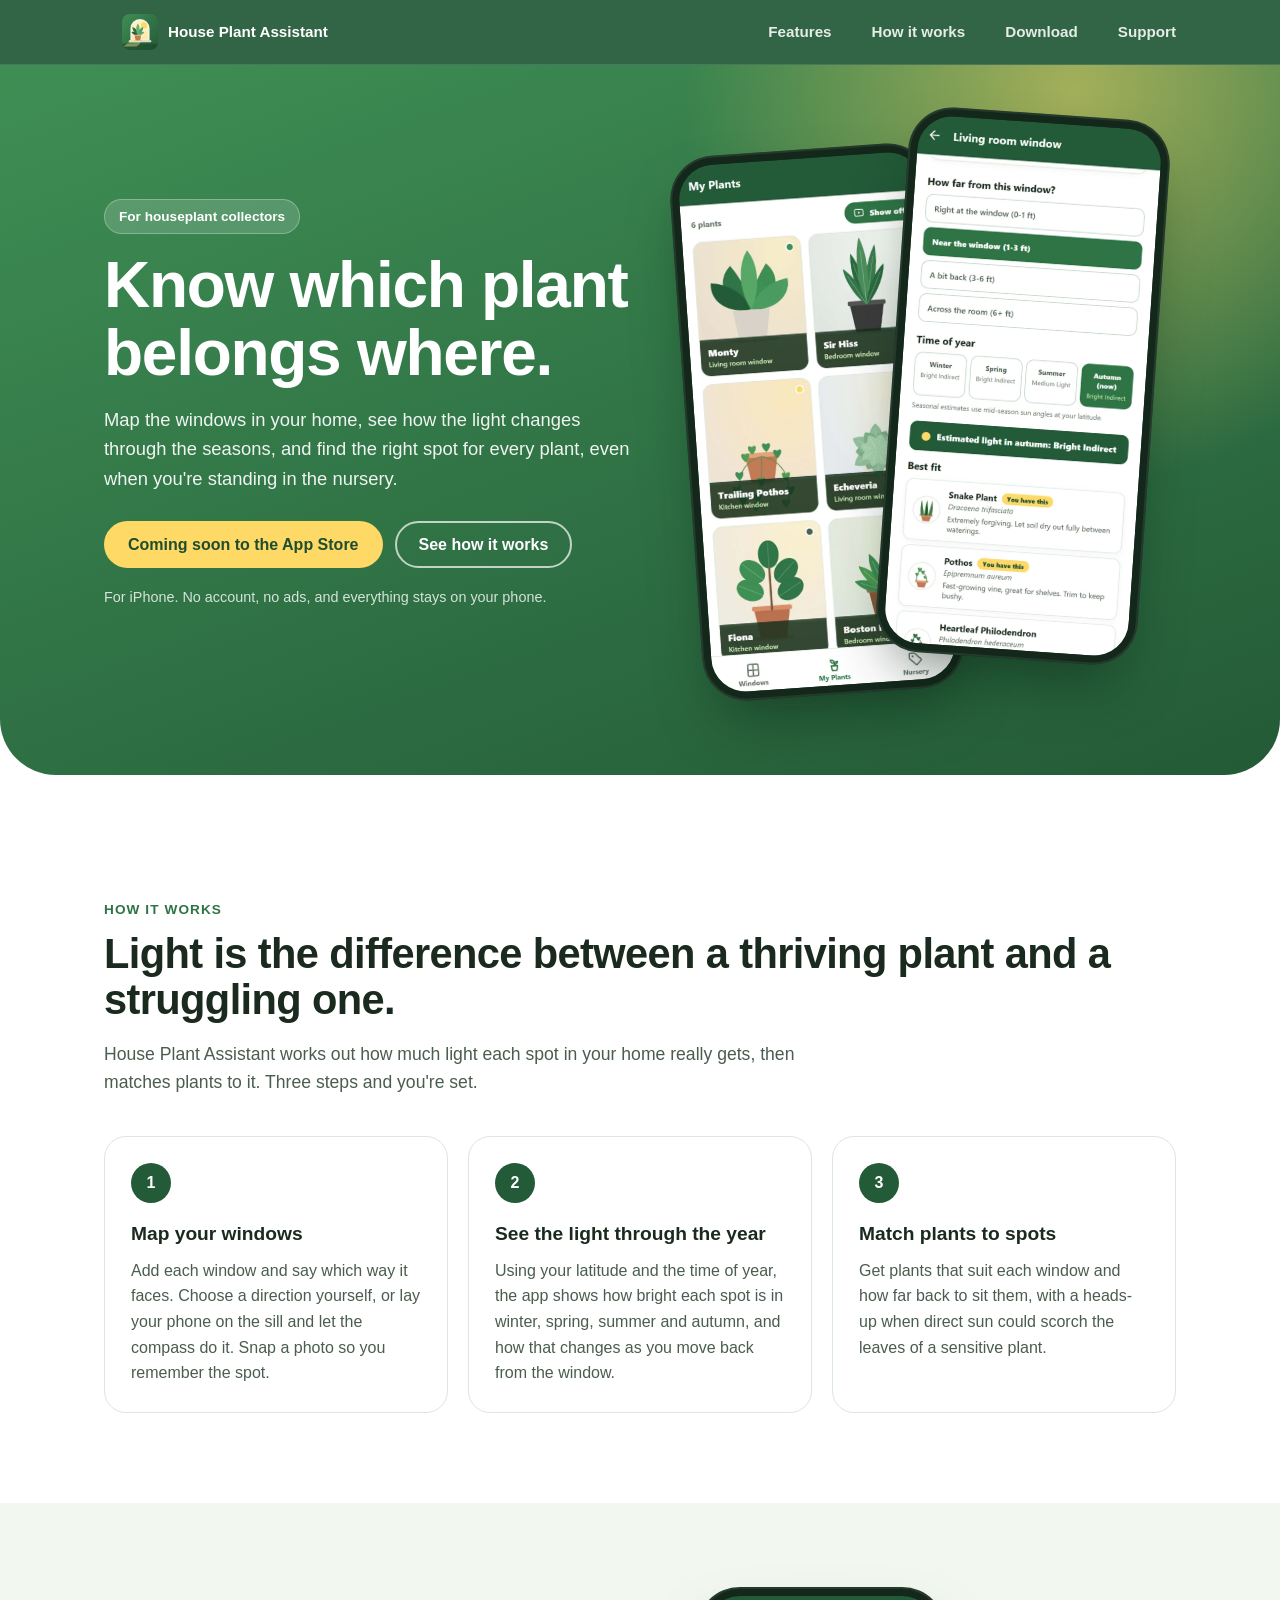
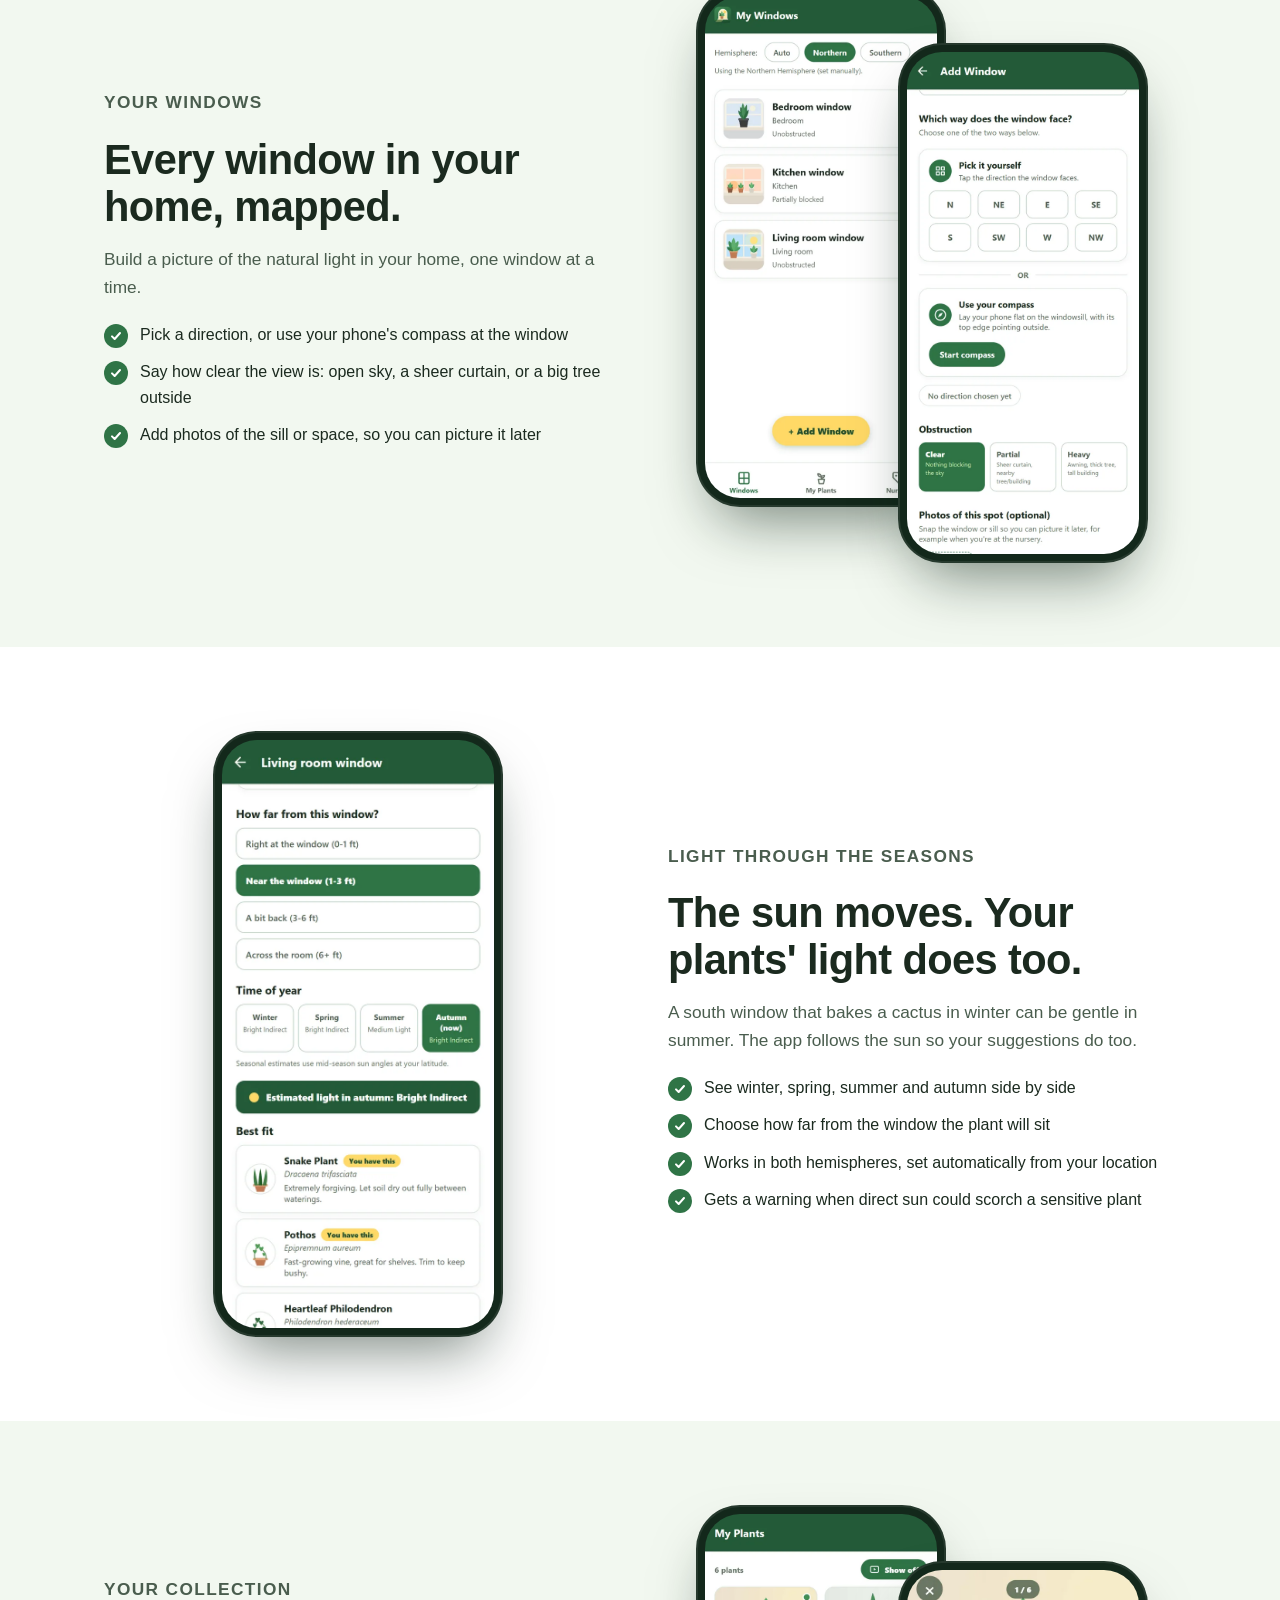
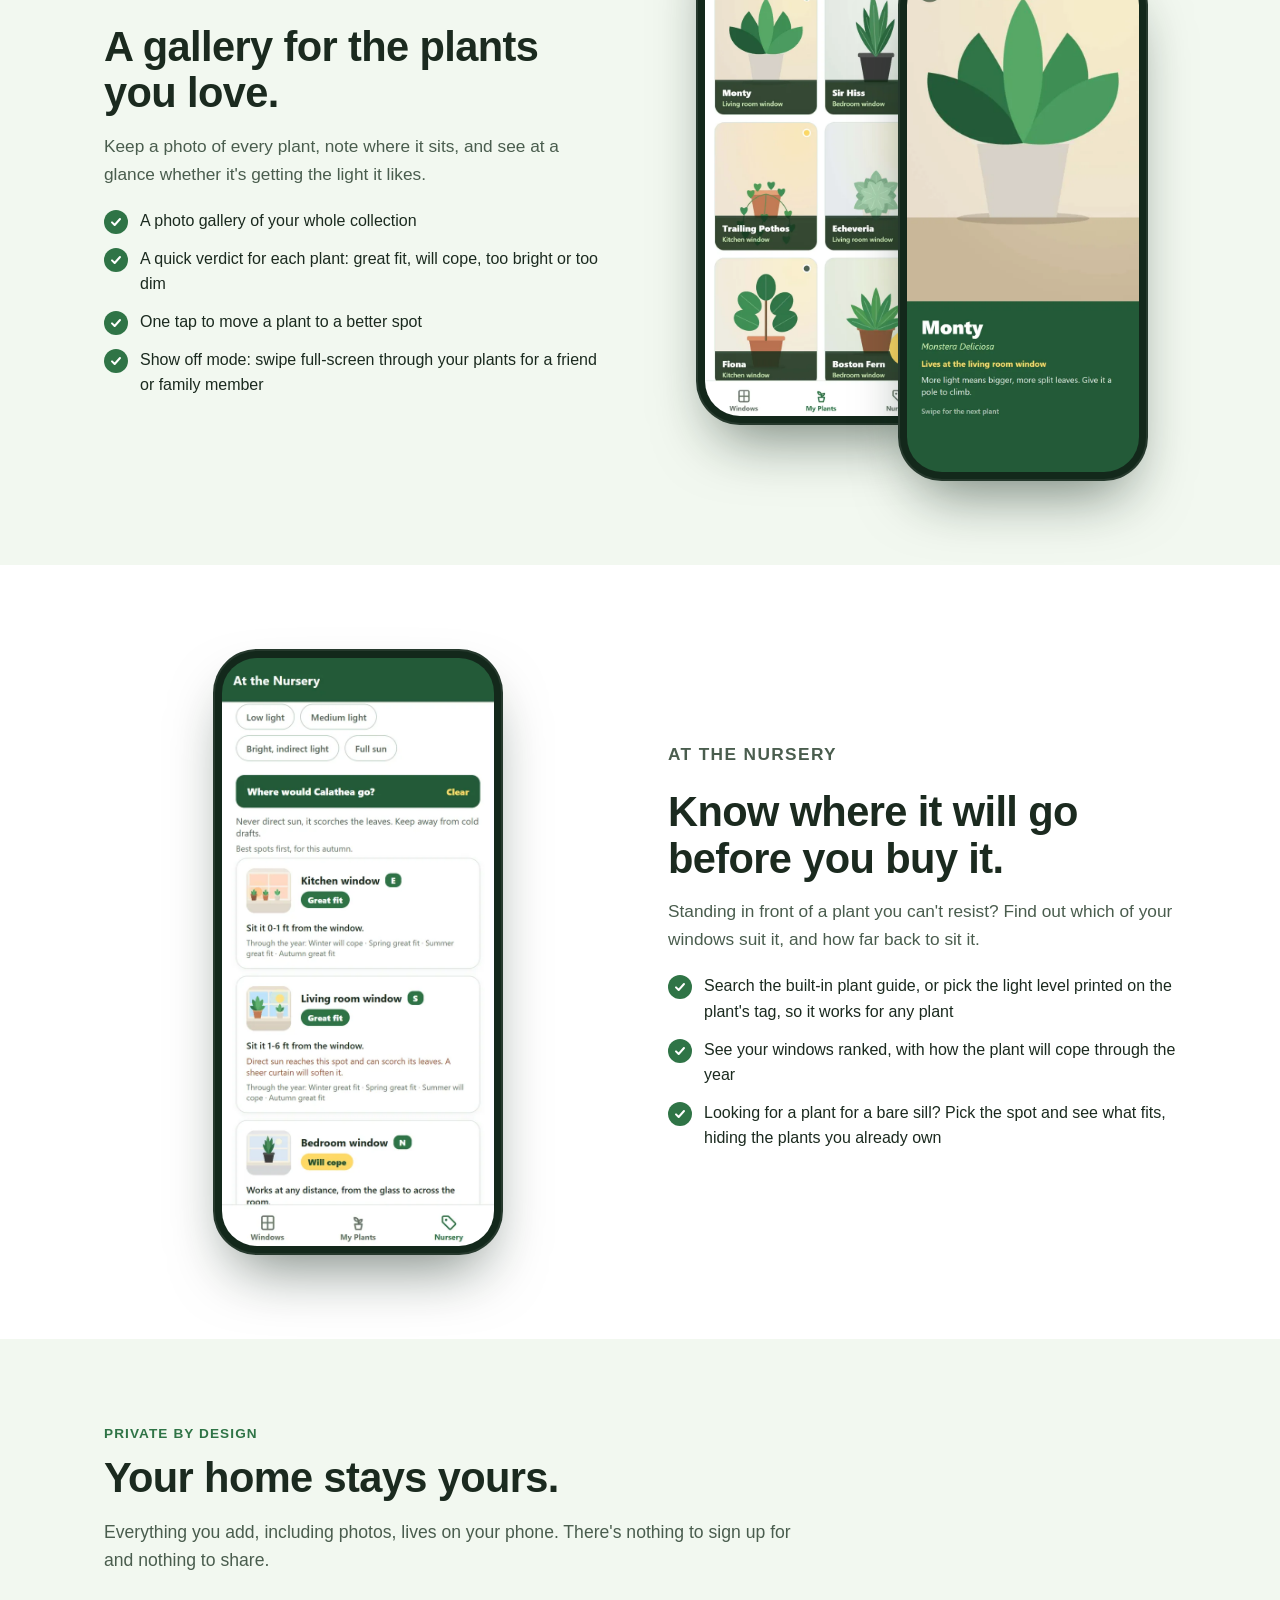
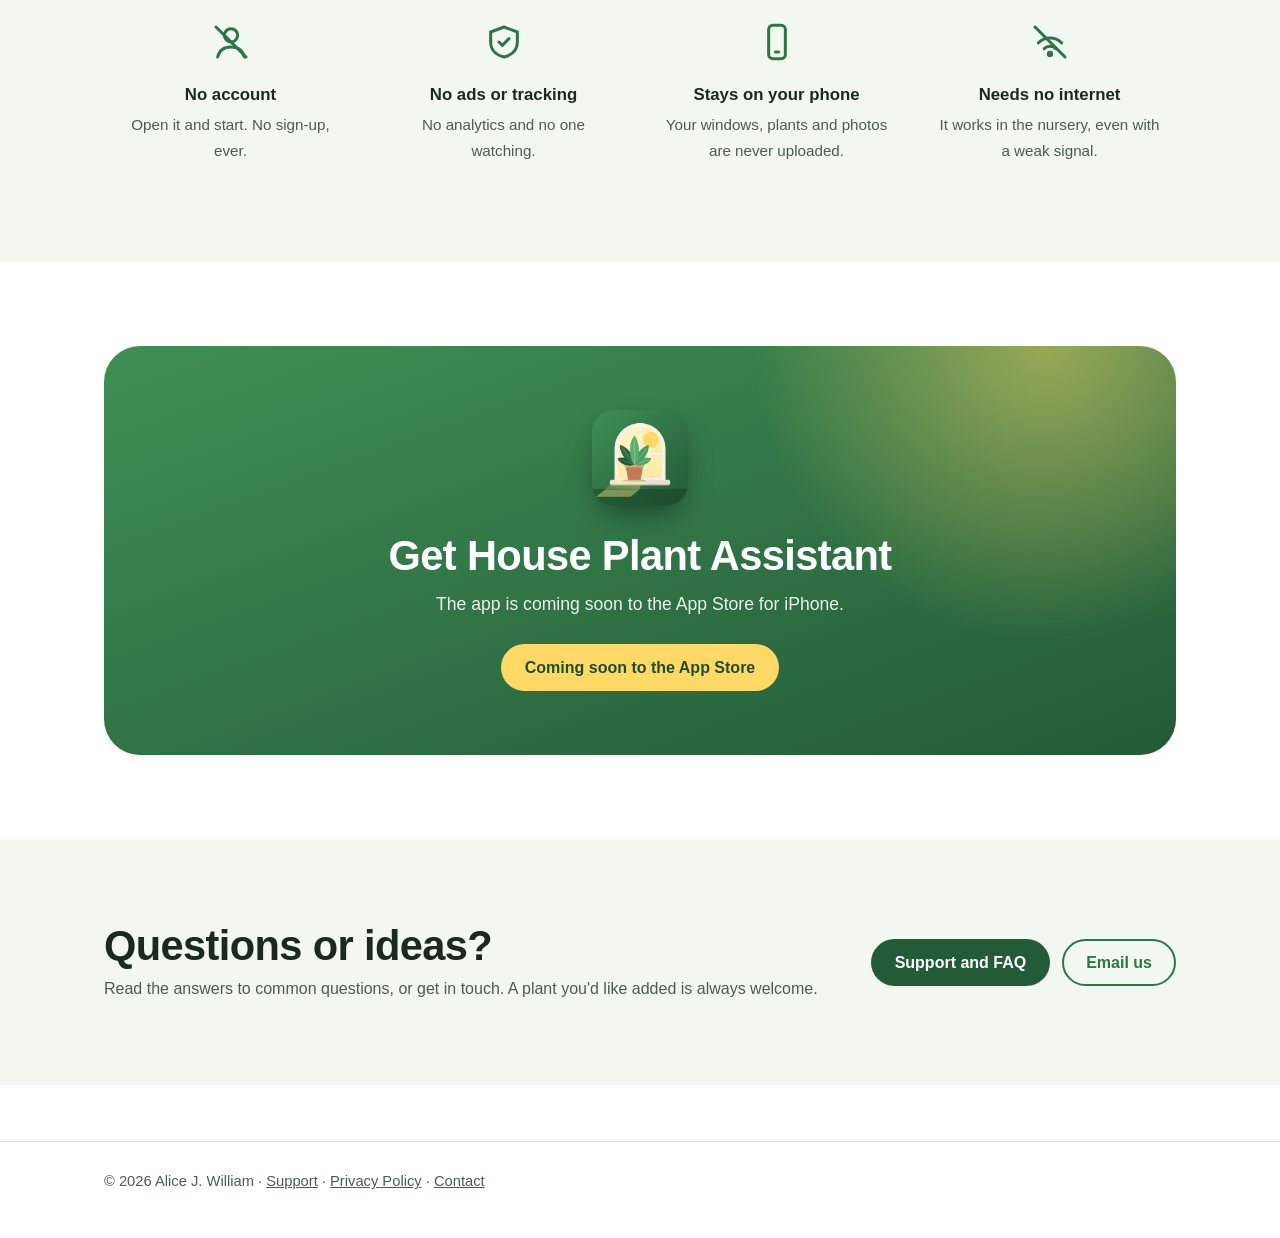
<file: index.html>
<!doctype html>
<html lang="en">
<head>
  <meta charset="utf-8">
  <meta name="viewport" content="width=device-width, initial-scale=1">
  <title>House Plant Assistant | Match your houseplants to the light in your home</title>
  <meta name="description" content="Map the windows in your home, see how the light changes through the seasons, and find the right spot for every houseplant, even when you're standing in the nursery. For iPhone.">
  <meta property="og:type" content="website">
  <meta property="og:title" content="House Plant Assistant">
  <meta property="og:description" content="Know which plant belongs where. Match your houseplants to the light in your windows, through the seasons.">
  <meta property="og:url" content="https://houseplant.alicejwilliam.com/">
  <meta property="og:image" content="https://houseplant.alicejwilliam.com/social.png">
  <meta name="twitter:card" content="summary_large_image">
  <link rel="icon" href="favicon.svg" type="image/svg+xml">
  <link rel="icon" href="favicon-32.png" sizes="32x32" type="image/png">
  <link rel="apple-touch-icon" href="apple-touch-icon.png">
  <link rel="stylesheet" href="style.css">
  <link rel="stylesheet" href="home.css">
</head>
<body class="home">
  <a class="skip" href="#main">Skip to content</a>

  <header class="topbar">
    <div class="hwrap">
      <nav class="hnav" aria-label="Main">
        <a class="hbrand" href="./"><img src="favicon.svg" alt="" width="36" height="36"><span>House Plant Assistant</span></a>
        <div class="hlinks">
          <a href="#features">Features</a>
          <a href="#how">How it works</a>
          <a class="keep" href="#download">Download</a>
          <a class="keep" href="support/">Support</a>
        </div>
      </nav>
    </div>
  </header>

  <section class="hero" aria-label="Introduction">
    <div class="hwrap">
      <div class="hero-grid">
        <div>
          <p class="pill">For houseplant collectors</p>
          <h1>Know which plant belongs where.</h1>
          <p class="sub">Map the windows in your home, see how the light changes through the seasons, and find the right spot for every plant, even when you're standing in the nursery.</p>
          <div class="cta">
            <span class="btn btn-sun btn-static">Coming soon to the App Store</span>
            <a class="btn btn-ghost" href="#how">See how it works</a>
          </div>
          <p class="fine">For iPhone. No account, no ads, and everything stays on your phone.</p>
        </div>

        <div class="hero-phones">
          <figure class="phone">
            <img src="screenshots/plants.webp" width="600" height="1298" alt="The My Plants gallery: a grid of photos of houseplants, each with the window it lives at.">
          </figure>
          <figure class="phone">
            <img src="screenshots/window-detail.webp" width="600" height="1298" alt="A window's page showing the light in each season and a list of plants that suit the spot.">
          </figure>
        </div>
      </div>
    </div>
  </section>

  <main id="main">
    <section class="section" id="how">
      <div class="hwrap">
        <p class="eyebrow">How it works</p>
        <h2>Light is the difference between a thriving plant and a struggling one.</h2>
        <p class="intro">House Plant Assistant works out how much light each spot in your home really gets, then matches plants to it. Three steps and you're set.</p>

        <ol class="steps">
          <li class="step">
            <span class="num">1</span>
            <h3>Map your windows</h3>
            <p>Add each window and say which way it faces. Choose a direction yourself, or lay your phone on the sill and let the compass do it. Snap a photo so you remember the spot.</p>
          </li>
          <li class="step">
            <span class="num">2</span>
            <h3>See the light through the year</h3>
            <p>Using your latitude and the time of year, the app shows how bright each spot is in winter, spring, summer and autumn, and how that changes as you move back from the window.</p>
          </li>
          <li class="step">
            <span class="num">3</span>
            <h3>Match plants to spots</h3>
            <p>Get plants that suit each window and how far back to sit them, with a heads-up when direct sun could scorch the leaves of a sensitive plant.</p>
          </li>
        </ol>
      </div>
    </section>

    <section class="section alt" id="features">
      <div class="hwrap row">
        <div class="copy">
          <p class="eyebrow">Your windows</p>
          <h2>Every window in your home, mapped.</h2>
          <p>Build a picture of the natural light in your home, one window at a time.</p>
          <ul class="ticks">
            <li>Pick a direction, or use your phone's compass at the window</li>
            <li>Say how clear the view is: open sky, a sheer curtain, or a big tree outside</li>
            <li>Add photos of the sill or space, so you can picture it later</li>
          </ul>
        </div>
        <div class="shots pair">
          <figure class="phone"><img src="screenshots/windows.webp" width="600" height="1298" loading="lazy" alt="The Windows tab listing three windows with photos and the direction each faces."></figure>
          <figure class="phone"><img src="screenshots/add-window.webp" width="600" height="1298" loading="lazy" alt="The Add Window screen with two ways to set a direction: pick it yourself, or use the compass."></figure>
        </div>
      </div>
    </section>

    <section class="section">
      <div class="hwrap row reverse">
        <div class="copy">
          <p class="eyebrow">Light through the seasons</p>
          <h2>The sun moves. Your plants' light does too.</h2>
          <p>A south window that bakes a cactus in winter can be gentle in summer. The app follows the sun so your suggestions do too.</p>
          <ul class="ticks">
            <li>See winter, spring, summer and autumn side by side</li>
            <li>Choose how far from the window the plant will sit</li>
            <li>Works in both hemispheres, set automatically from your location</li>
            <li>Gets a warning when direct sun could scorch a sensitive plant</li>
          </ul>
        </div>
        <div class="shots">
          <figure class="phone"><img src="screenshots/window-detail.webp" width="600" height="1298" loading="lazy" alt="A window's page with the four seasons, the estimated light, and the best-fit plants."></figure>
        </div>
      </div>
    </section>

    <section class="section alt">
      <div class="hwrap row">
        <div class="copy">
          <p class="eyebrow">Your collection</p>
          <h2>A gallery for the plants you love.</h2>
          <p>Keep a photo of every plant, note where it sits, and see at a glance whether it's getting the light it likes.</p>
          <ul class="ticks">
            <li>A photo gallery of your whole collection</li>
            <li>A quick verdict for each plant: great fit, will cope, too bright or too dim</li>
            <li>One tap to move a plant to a better spot</li>
            <li>Show off mode: swipe full-screen through your plants for a friend or family member</li>
          </ul>
        </div>
        <div class="shots pair">
          <figure class="phone"><img src="screenshots/plants.webp" width="600" height="1298" loading="lazy" alt="The My Plants gallery with a Show off button."></figure>
          <figure class="phone"><img src="screenshots/show-off.webp" width="600" height="1298" loading="lazy" alt="Show off mode: one plant full-screen with its name, type, the window it lives at and a care tip."></figure>
        </div>
      </div>
    </section>

    <section class="section">
      <div class="hwrap row reverse">
        <div class="copy">
          <p class="eyebrow">At the nursery</p>
          <h2>Know where it will go before you buy it.</h2>
          <p>Standing in front of a plant you can't resist? Find out which of your windows suit it, and how far back to sit it.</p>
          <ul class="ticks">
            <li>Search the built-in plant guide, or pick the light level printed on the plant's tag, so it works for any plant</li>
            <li>See your windows ranked, with how the plant will cope through the year</li>
            <li>Looking for a plant for a bare sill? Pick the spot and see what fits, hiding the plants you already own</li>
          </ul>
        </div>
        <div class="shots">
          <figure class="phone"><img src="screenshots/nursery.webp" width="600" height="1298" loading="lazy" alt="The Nursery tab ranking three windows as homes for a Calathea, with advice on distance."></figure>
        </div>
      </div>
    </section>

    <section class="section alt" aria-labelledby="private-heading">
      <div class="hwrap">
        <p class="eyebrow">Private by design</p>
        <h2 id="private-heading">Your home stays yours.</h2>
        <p class="intro">Everything you add, including photos, lives on your phone. There's nothing to sign up for and nothing to share.</p>
        <ul class="facts">
          <li class="fact">
            <svg viewBox="0 0 24 24" fill="none" stroke-width="1.8" stroke-linecap="round" stroke-linejoin="round" aria-hidden="true"><circle cx="12" cy="8" r="4"/><path d="M4 21c1-4 4-6 8-6s7 2 8 6"/><path d="M3 3l18 18"/></svg>
            <strong>No account</strong><span>Open it and start. No sign-up, ever.</span>
          </li>
          <li class="fact">
            <svg viewBox="0 0 24 24" fill="none" stroke-width="1.8" stroke-linecap="round" stroke-linejoin="round" aria-hidden="true"><path d="M12 3l8 3v6c0 5-3.5 8-8 9-4.5-1-8-4-8-9V6z"/><path d="M9 12l2 2 4-4"/></svg>
            <strong>No ads or tracking</strong><span>No analytics and no one watching.</span>
          </li>
          <li class="fact">
            <svg viewBox="0 0 24 24" fill="none" stroke-width="1.8" stroke-linecap="round" stroke-linejoin="round" aria-hidden="true"><rect x="7" y="2" width="10" height="20" rx="2.5"/><path d="M11 18h2"/></svg>
            <strong>Stays on your phone</strong><span>Your windows, plants and photos are never uploaded.</span>
          </li>
          <li class="fact">
            <svg viewBox="0 0 24 24" fill="none" stroke-width="1.8" stroke-linecap="round" stroke-linejoin="round" aria-hidden="true"><path d="M5 12.5a10 10 0 0 1 14 0M8.5 16a5 5 0 0 1 7 0"/><circle cx="12" cy="19.2" r="1"/><path d="M3 3l18 18"/></svg>
            <strong>Needs no internet</strong><span>It works in the nursery, even with a weak signal.</span>
          </li>
        </ul>
      </div>
    </section>

    <section class="section" id="download">
      <div class="hwrap">
        <div class="download">
          <img src="app-icon.png" width="96" height="96" alt="House Plant Assistant app icon: a plant on a windowsill in a sunbeam.">
          <h2>Get House Plant Assistant</h2>
          <p>The app is coming soon to the App Store for iPhone.</p>
          <!--
            WHEN THE APP IS LIVE: replace the <span> below with this link.
            Check the link opens the right page first.
            <a class="btn btn-sun" href="https://apps.apple.com/app/id6827354655">Download on the App Store</a>
          -->
          <span class="btn btn-sun btn-static">Coming soon to the App Store</span>
        </div>
      </div>
    </section>

    <section class="section alt" aria-labelledby="help-heading">
      <div class="hwrap help">
        <div>
          <h2 id="help-heading">Questions or ideas?</h2>
          <p>Read the answers to common questions, or get in touch. A plant you'd like added is always welcome.</p>
        </div>
        <div class="actions">
          <a class="btn btn-green" href="support/">Support and FAQ</a>
          <a class="btn btn-outline" href="mailto:support@alicejwilliam.com?subject=House%20Plant%20Assistant">Email us</a>
        </div>
      </div>
    </section>
  </main>

  <footer class="hfoot">
    <div class="hwrap">
      &copy; 2026 Alice J. William &middot; <a href="support/">Support</a> &middot; <a href="privacy/">Privacy Policy</a> &middot; <a href="mailto:support@alicejwilliam.com">Contact</a>
    </div>
  </footer>
</body>
</html>
</file>
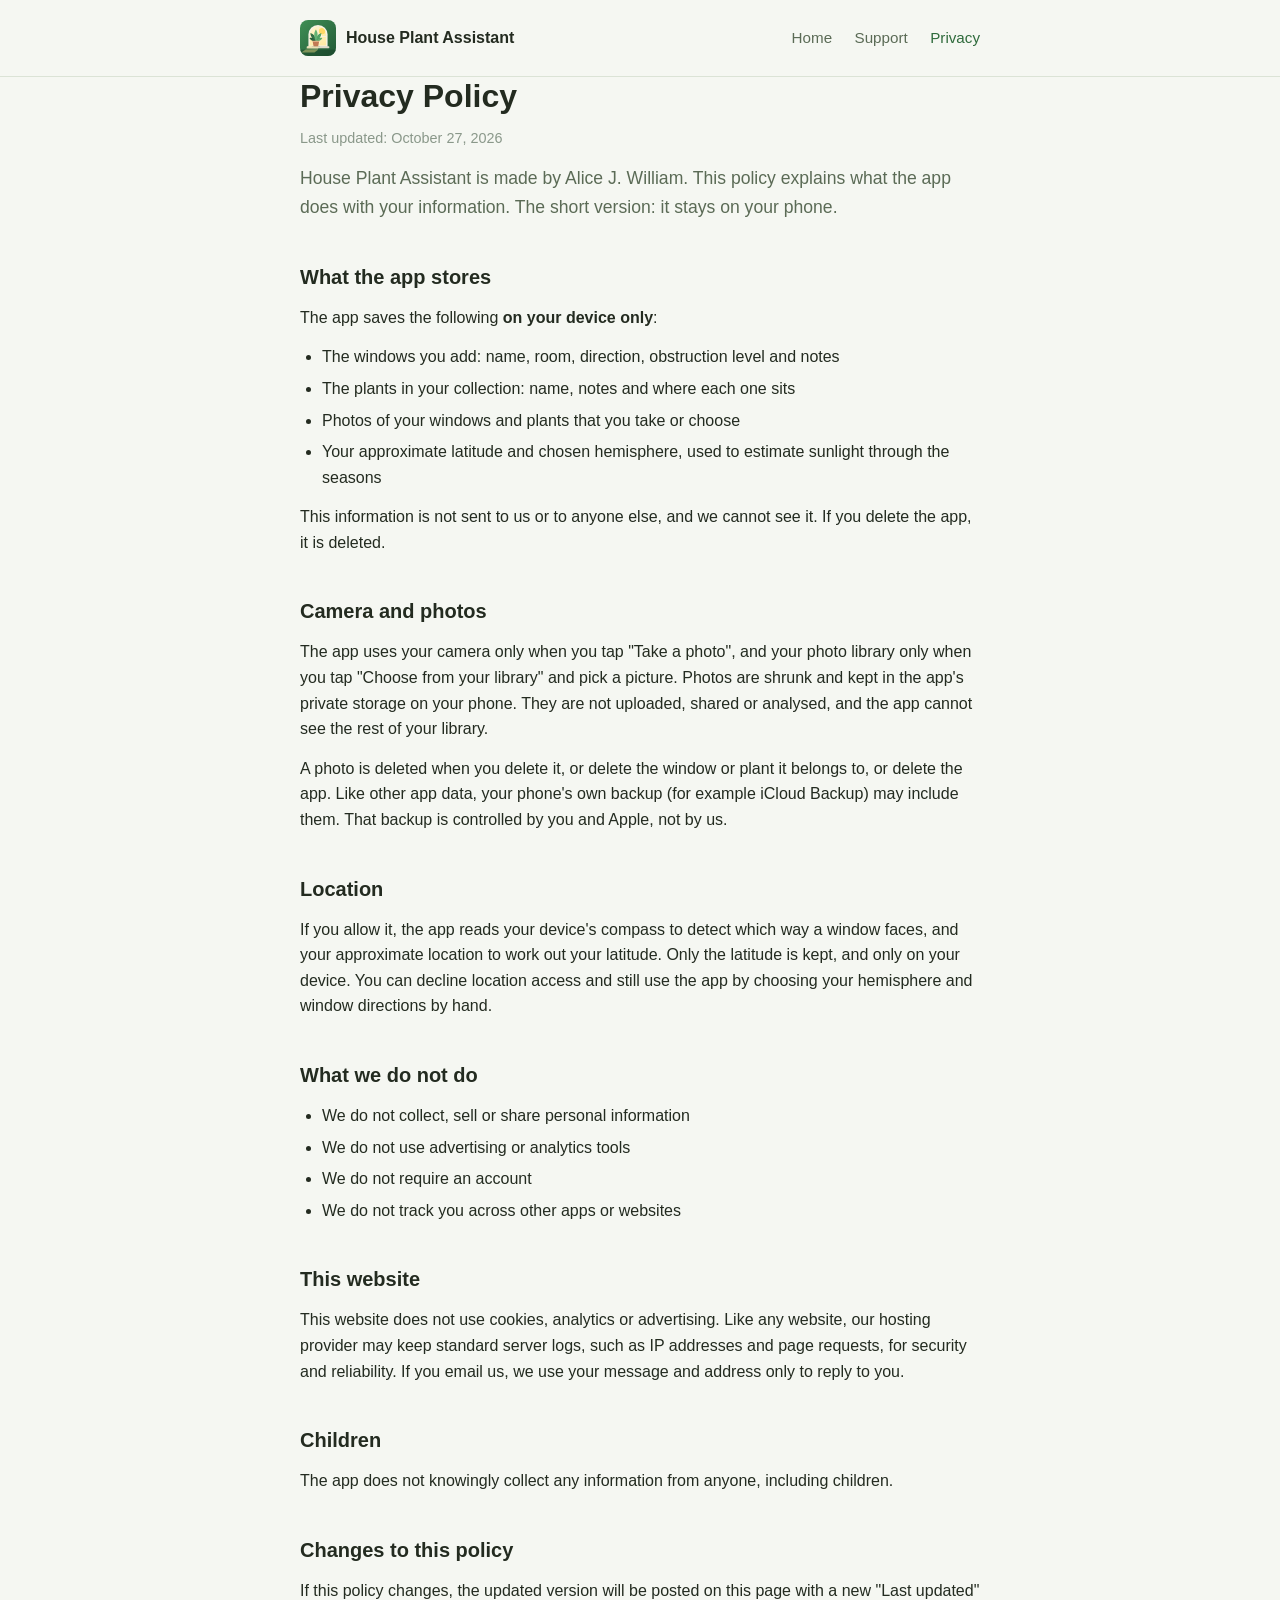
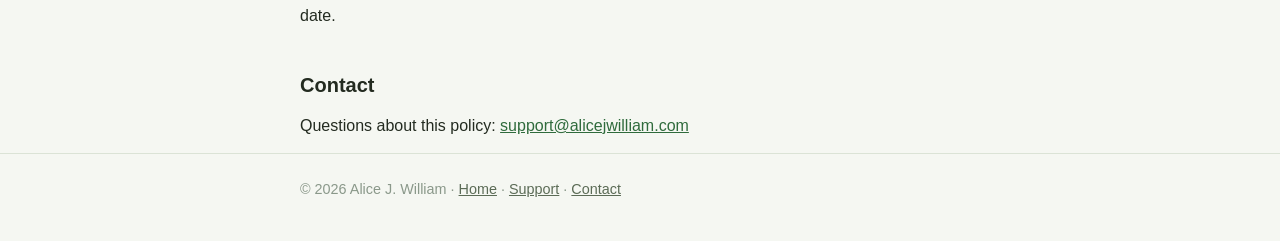
<file: privacy/index.html>
<!doctype html>
<html lang="en">
<head>
  <meta charset="utf-8">
  <meta name="viewport" content="width=device-width, initial-scale=1">
  <title>Privacy Policy | House Plant Assistant</title>
  <meta name="description" content="How House Plant Assistant handles your information. The short version: it stays on your phone.">
  <link rel="icon" href="../favicon.svg" type="image/svg+xml">
  <link rel="icon" href="../favicon-32.png" sizes="32x32" type="image/png">
  <link rel="apple-touch-icon" href="../apple-touch-icon.png">
  <link rel="stylesheet" href="../style.css">
</head>
<body>
  <header class="site">
    <div class="wrap">
      <a class="brand" href="../"><img src="../favicon.svg" alt="">House Plant Assistant</a>
      <nav>
        <a href="../">Home</a>
        <a href="../support/">Support</a>
        <a href="./" aria-current="page">Privacy</a>
      </nav>
    </div>
  </header>

  <main class="wrap">
    <h1>Privacy Policy</h1>
    <p class="updated">Last updated: October 27, 2026</p>
    <p class="lead">House Plant Assistant is made by Alice J. William. This policy explains what the app does with your information. The short version: it stays on your phone.</p>

    <h2>What the app stores</h2>
    <p>The app saves the following <strong>on your device only</strong>:</p>
    <ul>
      <li>The windows you add: name, room, direction, obstruction level and notes</li>
      <li>The plants in your collection: name, notes and where each one sits</li>
      <li>Photos of your windows and plants that you take or choose</li>
      <li>Your approximate latitude and chosen hemisphere, used to estimate sunlight through the seasons</li>
    </ul>
    <p>This information is not sent to us or to anyone else, and we cannot see it. If you delete the app, it is deleted.</p>

    <h2>Camera and photos</h2>
    <p>The app uses your camera only when you tap "Take a photo", and your photo library only when you tap "Choose from your library" and pick a picture. Photos are shrunk and kept in the app's private storage on your phone. They are not uploaded, shared or analysed, and the app cannot see the rest of your library.</p>
    <p>A photo is deleted when you delete it, or delete the window or plant it belongs to, or delete the app. Like other app data, your phone's own backup (for example iCloud Backup) may include them. That backup is controlled by you and Apple, not by us.</p>

    <h2>Location</h2>
    <p>If you allow it, the app reads your device's compass to detect which way a window faces, and your approximate location to work out your latitude. Only the latitude is kept, and only on your device. You can decline location access and still use the app by choosing your hemisphere and window directions by hand.</p>

    <h2>What we do not do</h2>
    <ul>
      <li>We do not collect, sell or share personal information</li>
      <li>We do not use advertising or analytics tools</li>
      <li>We do not require an account</li>
      <li>We do not track you across other apps or websites</li>
    </ul>

    <h2>This website</h2>
    <p>This website does not use cookies, analytics or advertising. Like any website, our hosting provider may keep standard server logs, such as IP addresses and page requests, for security and reliability. If you email us, we use your message and address only to reply to you.</p>

    <h2>Children</h2>
    <p>The app does not knowingly collect any information from anyone, including children.</p>

    <h2>Changes to this policy</h2>
    <p>If this policy changes, the updated version will be posted on this page with a new "Last updated" date.</p>

    <h2>Contact</h2>
    <p>Questions about this policy: <a href="mailto:support@alicejwilliam.com">support@alicejwilliam.com</a></p>
  </main>

  <footer class="site">
    <div class="wrap">
      &copy; 2026 Alice J. William &middot; <a href="../">Home</a> &middot; <a href="../support/">Support</a> &middot; <a href="mailto:support@alicejwilliam.com">Contact</a>
    </div>
  </footer>
</body>
</html>
</file>
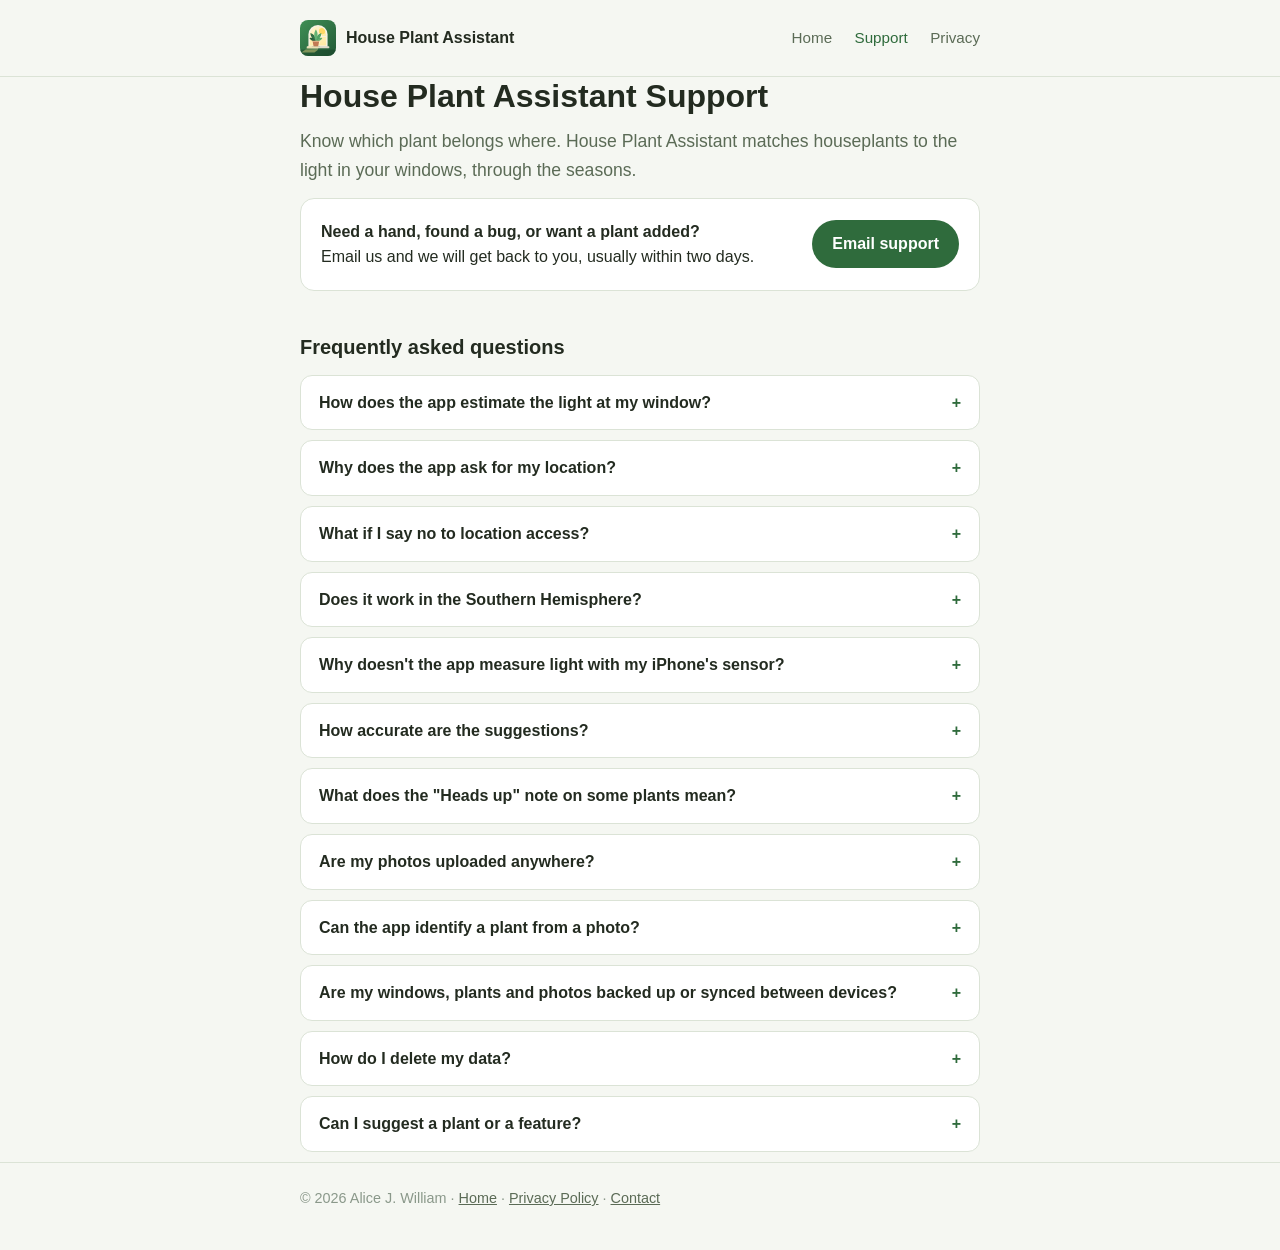
<file: support/index.html>
<!doctype html>
<html lang="en">
<head>
  <meta charset="utf-8">
  <meta name="viewport" content="width=device-width, initial-scale=1">
  <title>Support | House Plant Assistant</title>
  <meta name="description" content="Help and contact information for House Plant Assistant, the app that matches houseplants to the light in your windows.">
  <link rel="icon" href="../favicon.svg" type="image/svg+xml">
  <link rel="icon" href="../favicon-32.png" sizes="32x32" type="image/png">
  <link rel="apple-touch-icon" href="../apple-touch-icon.png">
  <link rel="stylesheet" href="../style.css">
</head>
<body>
  <header class="site">
    <div class="wrap">
      <a class="brand" href="../"><img src="../favicon.svg" alt="">House Plant Assistant</a>
      <nav>
        <a href="../">Home</a>
        <a href="./" aria-current="page">Support</a>
        <a href="../privacy/">Privacy</a>
      </nav>
    </div>
  </header>

  <main class="wrap">
    <h1>House Plant Assistant Support</h1>
    <p class="lead">Know which plant belongs where. House Plant Assistant matches houseplants to the light in your windows, through the seasons.</p>

    <div class="card contact">
      <p><strong>Need a hand, found a bug, or want a plant added?</strong><br>Email us and we will get back to you, usually within two days.</p>
      <a class="button" href="mailto:support@alicejwilliam.com?subject=House%20Plant%20Assistant%20support">Email support</a>
    </div>

    <h2>Frequently asked questions</h2>

    <details>
      <summary>How does the app estimate the light at my window?</summary>
      <div class="answer">
        <p>It combines four things: which way the window faces, how blocked the view is (trees, buildings, awnings), your approximate latitude, and the time of year. From those it works out how much direct sun and daylight reach the spot, then reduces that for each step you move back from the window.</p>
        <p>The result is an estimate in four levels: Direct Sun, Bright Indirect, Medium and Low light.</p>
      </div>
    </details>

    <details>
      <summary>Why does the app ask for my location?</summary>
      <div class="answer">
        <p>For two optional things. The compass button reads your phone's heading to detect which way a window faces. The Auto hemisphere setting reads your approximate latitude, because the sun's path through the year depends on where you live.</p>
        <p>Only the latitude is kept, and only on your phone. Nothing is sent to us or anyone else.</p>
      </div>
    </details>

    <details>
      <summary>What if I say no to location access?</summary>
      <div class="answer">
        <p>The app still works. Pick Northern or Southern on the home screen, and tap a direction yourself when you add a window. Without your latitude the app uses a typical mid-latitude estimate, so seasonal results will be a little less precise.</p>
      </div>
    </details>

    <details>
      <summary>Does it work in the Southern Hemisphere?</summary>
      <div class="answer">
        <p>Yes. Auto detects your hemisphere from your location, and you can set it by hand. The seasons are flipped automatically, so a south-facing window in the Northern Hemisphere and a north-facing window in the Southern Hemisphere behave alike.</p>
      </div>
    </details>

    <details>
      <summary>Why doesn't the app measure light with my iPhone's sensor?</summary>
      <div class="answer">
        <p>Apple does not give apps access to the iPhone's ambient light sensor, so the app cannot read real light levels on iOS. It relies on the window direction, obstruction, latitude and season instead.</p>
      </div>
    </details>

    <details>
      <summary>How accurate are the suggestions?</summary>
      <div class="answer">
        <p>They are a good starting point, not a guarantee. The model assumes clear skies and uses mid-season sun angles. Weather, nearby buildings, window tinting and curtains all change real light. Watch how your plants respond, since leaves that stretch or pale suggest too little light, and scorched or bleached patches suggest too much.</p>
      </div>
    </details>

    <details>
      <summary>What does the "Heads up" note on some plants mean?</summary>
      <div class="answer">
        <p>It appears when direct sunbeams are likely to reach that spot in the chosen season and the plant's leaves burn easily. Moving the plant back a little or filtering the light with a sheer curtain usually solves it.</p>
      </div>
    </details>

    <details>
      <summary>Are my photos uploaded anywhere?</summary>
      <div class="answer">
        <p>No. Photos of your windows and plants are shrunk and kept in the app's private storage on your phone. They are not uploaded, shared or analysed. The camera is only used when you tap "Take a photo", and the app only sees the pictures you choose from your library.</p>
      </div>
    </details>

    <details>
      <summary>Can the app identify a plant from a photo?</summary>
      <div class="answer">
        <p>No. Your photos are there for you to look at, for example when you're at the nursery. To check a plant, search the plant guide, or if it isn't listed, pick the light level printed on its tag (such as "bright, indirect light") and the app will show which of your windows suit it.</p>
      </div>
    </details>

    <details>
      <summary>Are my windows, plants and photos backed up or synced between devices?</summary>
      <div class="answer">
        <p>Not by us. Everything is stored only on the phone you added it on, and there is no sync between devices. Your phone's own backup (for example iCloud Backup) may include the app's data, and that is controlled by you and Apple. If you delete the app without a backup, the data is gone, and a new phone starts empty.</p>
      </div>
    </details>

    <details>
      <summary>How do I delete my data?</summary>
      <div class="answer">
        <p>Open a photo and tap Delete photo, open a window and tap Delete Window, or open a plant and tap Remove Plant. Deleting a window or plant also deletes its photos. To remove everything, including your saved latitude, delete the app. We hold no copy of your data, so there is nothing to request from us.</p>
      </div>
    </details>

    <details>
      <summary>Can I suggest a plant or a feature?</summary>
      <div class="answer">
        <p>Please do. Email <a href="mailto:support@alicejwilliam.com?subject=House%20Plant%20Assistant%20suggestion">support@alicejwilliam.com</a> with what you would like to see.</p>
      </div>
    </details>
  </main>

  <footer class="site">
    <div class="wrap">
      &copy; 2026 Alice J. William &middot; <a href="../">Home</a> &middot; <a href="../privacy/">Privacy Policy</a> &middot; <a href="mailto:support@alicejwilliam.com">Contact</a>
    </div>
  </footer>
</body>
</html>
</file>
<file: style.css>
:root {
  --bg: #f5f7f2;
  --surface: #ffffff;
  --text: #232b20;
  --muted: #5b6b56;
  --faint: #8a988a;
  --green: #2f6b3c;
  --green-soft: #eaf3e6;
  --border: #dbe3d6;
  --on-green: #ffffff;
}

@media (prefers-color-scheme: dark) {
  :root:not([data-theme="light"]) {
    --bg: #131a12;
    --surface: #1b241a;
    --text: #e8efe5;
    --muted: #a9b8a4;
    --faint: #7f8f7a;
    --green: #6fbd7f;
    --green-soft: #1f2f20;
    --border: #2c392b;
    --on-green: #0f1a10;
  }
}

* {
  box-sizing: border-box;
}

html {
  -webkit-text-size-adjust: 100%;
}

body {
  margin: 0;
  background: var(--bg);
  color: var(--text);
  font-family: -apple-system, BlinkMacSystemFont, "Segoe UI", Roboto, Helvetica, Arial, sans-serif;
  line-height: 1.6;
}

.wrap {
  max-width: 720px;
  margin: 0 auto;
  padding: 0 20px;
}

header.site {
  position: sticky;
  top: 0;
  z-index: 50;
  background: var(--bg);
  padding: 20px 0;
  border-bottom: 1px solid var(--border);
}

header.site .wrap {
  display: flex;
  align-items: center;
  justify-content: space-between;
  gap: 16px;
}

.brand {
  display: flex;
  align-items: center;
  gap: 10px;
  color: var(--text);
  font-weight: 700;
  text-decoration: none;
}

.brand img {
  width: 36px;
  height: 36px;
  display: block;
}

nav a {
  color: var(--muted);
  text-decoration: none;
  margin-left: 18px;
  font-size: 0.95rem;
}

nav a:hover,
nav a[aria-current="page"] {
  color: var(--green);
}

main {
  padding: 40px 0 56px;
}

h1 {
  font-size: 2rem;
  line-height: 1.2;
  margin: 0 0 12px;
}

h2 {
  font-size: 1.25rem;
  margin: 40px 0 12px;
}

p {
  margin: 0 0 14px;
}

.lead {
  font-size: 1.1rem;
  color: var(--muted);
}

a {
  color: var(--green);
}

.card {
  background: var(--surface);
  border: 1px solid var(--border);
  border-radius: 14px;
  padding: 20px;
}

.contact {
  display: flex;
  flex-wrap: wrap;
  align-items: center;
  justify-content: space-between;
  gap: 14px;
}

.contact p {
  margin: 0;
}

.button {
  display: inline-block;
  background: var(--green);
  color: var(--on-green);
  text-decoration: none;
  font-weight: 700;
  padding: 11px 20px;
  border-radius: 999px;
}

.button:hover {
  opacity: 0.9;
}

details {
  background: var(--surface);
  border: 1px solid var(--border);
  border-radius: 12px;
  margin-bottom: 10px;
}

summary {
  cursor: pointer;
  font-weight: 600;
  padding: 14px 18px;
  list-style: none;
  display: flex;
  align-items: flex-start;
  justify-content: space-between;
  gap: 14px;
}

summary::-webkit-details-marker {
  display: none;
}

summary::after {
  content: "+";
  flex-shrink: 0;
  color: var(--green);
  font-weight: 700;
}

details[open] summary::after {
  content: "\2212";
}

details .answer {
  padding: 0 18px 6px;
  color: var(--muted);
}

ul {
  padding-left: 22px;
  margin: 0 0 14px;
}

li {
  margin-bottom: 6px;
}

.updated {
  color: var(--faint);
  font-size: 0.9rem;
}

footer.site {
  border-top: 1px solid var(--border);
  padding: 24px 0 40px;
  color: var(--faint);
  font-size: 0.9rem;
}

footer.site a {
  color: var(--muted);
}

:focus-visible {
  outline: 3px solid var(--green);
  outline-offset: 2px;
  border-radius: 4px;
}

/* Phones: keep the name on one line and give the links their own row. */
.brand {
  white-space: nowrap;
}

nav a {
  white-space: nowrap;
}

@media (max-width: 560px) {
  /* The bar stays on screen while scrolling, so keep it compact on phones. */
  header.site {
    padding: 10px 0;
  }

  header.site .wrap {
    flex-direction: column;
    align-items: flex-start;
    gap: 6px;
  }

  nav a,
  nav a:first-child {
    margin: 0 18px 0 0;
  }
}
</file>
<file: home.css>
/* Home page styles. Shared base styles and the support/privacy pages live in style.css. */

body.home {
  --h-bg: #ffffff;
  --h-alt: #f2f8f0;
  --h-text: #1b2a1f;
  --h-muted: #4a5d4e;
  --h-card: #ffffff;
  --h-border: #dce7dd;
  --h-green: #2f7446;
  --h-green-deep: #235a37;
  --h-sun: #ffd966;
  --h-on-sun: #1f4d30;
  --h-terracotta: #c17a54;
  background: var(--h-bg);
  color: var(--h-text);
  line-height: 1.6;
}

@media (prefers-color-scheme: dark) {
  body.home {
    --h-bg: #0f1a12;
    --h-alt: #142019;
    --h-text: #e8efe5;
    --h-muted: #a9b8a4;
    --h-card: #1a271d;
    --h-border: #2a3a2d;
    --h-green: #6fbd7f;
  }
}

.hwrap {
  max-width: 1120px;
  margin: 0 auto;
  padding: 0 24px;
}

.skip {
  position: absolute;
  left: -999px;
  top: 8px;
  background: #fff;
  color: #1b2a1f;
  padding: 10px 16px;
  border-radius: 8px;
  z-index: 10;
  font-weight: 700;
}

.skip:focus {
  left: 12px;
}

/* ---------- Sticky top bar ---------- */

/* Anchor links (#how, #features...) scroll to just below the bar, not behind it. */
html {
  scroll-padding-top: 76px;
}

@media (prefers-reduced-motion: no-preference) {
  html {
    scroll-behavior: smooth;
  }
}

.topbar {
  position: sticky;
  top: 0;
  z-index: 50;
  color: #fff;
  background: rgba(35, 90, 55, 0.94);
  border-bottom: 1px solid rgba(255, 255, 255, 0.12);
}

@supports (backdrop-filter: blur(10px)) or (-webkit-backdrop-filter: blur(10px)) {
  .topbar {
    background: rgba(35, 90, 55, 0.93);
    -webkit-backdrop-filter: blur(12px) saturate(1.2);
    backdrop-filter: blur(12px) saturate(1.2);
  }
}

/* ---------- Hero ---------- */

.hero {
  color: #fff;
  background:
    radial-gradient(560px 560px at 84% 4%, rgba(255, 217, 102, 0.55), rgba(255, 217, 102, 0) 70%),
    linear-gradient(160deg, #3f8f55 0%, #235a37 100%);
  border-radius: 0 0 56px 56px;
  overflow: hidden;
  padding-bottom: 72px;
}

.hnav {
  display: flex;
  align-items: center;
  justify-content: space-between;
  gap: 16px;
  padding: 14px 0;
}

.hbrand {
  display: flex;
  align-items: center;
  gap: 10px;
  color: #fff;
  font-weight: 800;
  text-decoration: none;
}

.hbrand {
  white-space: nowrap;
}

/* style.css turns every link inside a nav dark green on hover, which is the same colour as this bar. */
.hbrand:hover {
  color: #fff;
  opacity: 0.88;
}

.hbrand img {
  width: 36px;
  height: 36px;
  display: block;
}

.hlinks {
  display: flex;
  gap: 22px;
}

.hlinks a {
  color: rgba(255, 255, 255, 0.88);
  text-decoration: none;
  font-weight: 600;
  font-size: 0.95rem;
}

.hlinks a:hover {
  color: #fff;
  text-decoration: underline;
}

.hero-grid {
  display: grid;
  grid-template-columns: 1.05fr 1fr;
  align-items: center;
  gap: 24px;
  padding-top: 40px;
}

.pill {
  display: inline-block;
  background: rgba(255, 255, 255, 0.16);
  border: 1px solid rgba(255, 255, 255, 0.28);
  color: #fff;
  padding: 6px 14px;
  border-radius: 999px;
  font-size: 0.85rem;
  font-weight: 700;
  margin: 0 0 18px;
}

.hero h1 {
  font-size: clamp(2.4rem, 5.4vw, 4rem);
  line-height: 1.05;
  letter-spacing: -0.02em;
  margin: 0 0 18px;
}

.hero .sub {
  font-size: 1.15rem;
  color: rgba(255, 255, 255, 0.92);
  max-width: 34em;
  margin: 0 0 28px;
}

.cta {
  display: flex;
  flex-wrap: wrap;
  gap: 12px;
  align-items: center;
}

.btn {
  display: inline-block;
  padding: 14px 24px;
  border-radius: 999px;
  font-weight: 800;
  font-size: 1rem;
  text-decoration: none;
  line-height: 1.2;
}

.btn-sun {
  background: var(--h-sun);
  color: var(--h-on-sun);
}

a.btn-sun:hover {
  filter: brightness(1.05);
}

.btn-static {
  cursor: default;
}

.btn-ghost {
  color: #fff;
  border: 2px solid rgba(255, 255, 255, 0.7);
  padding: 12px 22px;
}

.btn-ghost:hover {
  background: rgba(255, 255, 255, 0.12);
}

.btn-green {
  background: var(--h-green-deep);
  color: #fff;
}

@media (prefers-color-scheme: dark) {
  .btn-green {
    background: var(--h-green);
    color: #0f1a10;
  }
}

.btn-outline {
  border: 2px solid var(--h-green);
  color: var(--h-green);
  padding: 12px 22px;
}

.fine {
  font-size: 0.9rem;
  color: rgba(255, 255, 255, 0.8);
  margin: 18px 0 0;
}

/* ---------- Phone frames ---------- */

.phone {
  margin: 0;
  width: 100%;
  max-width: 290px;
  padding: 9px;
  border-radius: 44px;
  background: #13281b;
  box-shadow: 0 30px 60px -20px rgba(8, 30, 16, 0.55), 0 0 0 2px rgba(255, 255, 255, 0.08) inset;
}

.phone img {
  display: block;
  width: 100%;
  height: auto;
  border-radius: 35px;
  background: #fff;
}

.hero-phones {
  display: flex;
  justify-content: center;
  align-items: flex-start;
  padding: 8px 0;
}

.hero-phones .phone:first-child {
  transform: rotate(-4deg);
  max-width: 262px;
  margin-top: 36px;
}

.hero-phones .phone:last-child {
  transform: rotate(4deg);
  max-width: 262px;
  margin-left: -56px;
}

/* ---------- Sections ---------- */

.section {
  padding: 84px 0;
}

.section.alt {
  background: var(--h-alt);
}

.eyebrow {
  color: var(--h-green);
  font-weight: 800;
  font-size: 0.85rem;
  letter-spacing: 0.08em;
  text-transform: uppercase;
  margin: 0 0 10px;
}

.section h2 {
  font-size: clamp(1.8rem, 3.6vw, 2.6rem);
  line-height: 1.12;
  letter-spacing: -0.015em;
  margin: 0 0 16px;
}

.section .intro {
  color: var(--h-muted);
  font-size: 1.1rem;
  max-width: 40em;
  margin: 0 0 40px;
}

.steps {
  display: grid;
  grid-template-columns: repeat(3, 1fr);
  gap: 20px;
  list-style: none;
  padding: 0;
  margin: 0;
}

.step {
  background: var(--h-card);
  border: 1px solid var(--h-border);
  border-radius: 22px;
  padding: 26px;
}

.step .num {
  display: inline-flex;
  align-items: center;
  justify-content: center;
  width: 40px;
  height: 40px;
  border-radius: 50%;
  background: var(--h-green-deep);
  color: #fff;
  font-weight: 800;
  margin-bottom: 16px;
}

.step h3 {
  font-size: 1.2rem;
  margin: 0 0 8px;
}

.step p {
  color: var(--h-muted);
  margin: 0;
}

.row {
  display: grid;
  grid-template-columns: 1fr 1fr;
  align-items: center;
  gap: 56px;
}

.row.reverse .copy {
  order: 2;
}

.copy p {
  color: var(--h-muted);
  font-size: 1.08rem;
  margin: 0 0 20px;
}

.ticks {
  list-style: none;
  padding: 0;
  margin: 0;
}

.ticks li {
  position: relative;
  padding-left: 36px;
  margin-bottom: 12px;
}

.ticks li::before {
  content: "";
  position: absolute;
  left: 0;
  top: 2px;
  width: 24px;
  height: 24px;
  border-radius: 50%;
  background: #2f7446 url("data:image/svg+xml,%3Csvg xmlns='http://www.w3.org/2000/svg' viewBox='0 0 24 24' fill='none' stroke='white' stroke-width='3' stroke-linecap='round' stroke-linejoin='round'%3E%3Cpath d='M6 12.5l4 4 8-9'/%3E%3C/svg%3E") center / 16px no-repeat;
}

.shots {
  display: flex;
  justify-content: center;
  align-items: flex-start;
}

.shots .phone + .phone {
  margin-left: -48px;
  margin-top: 56px;
}

.shots.pair .phone {
  max-width: 250px;
}

/* ---------- Privacy strip ---------- */

.facts {
  display: grid;
  grid-template-columns: repeat(4, 1fr);
  gap: 20px;
  list-style: none;
  padding: 0;
  margin: 0;
}

.fact {
  text-align: center;
  padding: 8px 12px;
}

.fact svg {
  width: 40px;
  height: 40px;
  stroke: var(--h-green);
  margin-bottom: 12px;
}

.fact strong {
  display: block;
  font-size: 1.05rem;
  margin-bottom: 4px;
}

.fact span {
  color: var(--h-muted);
  font-size: 0.95rem;
}

/* ---------- Download ---------- */

.download {
  position: relative;
  overflow: hidden;
  border-radius: 36px;
  color: #fff;
  text-align: center;
  padding: 64px 24px;
  background:
    radial-gradient(420px 420px at 88% 0%, rgba(255, 217, 102, 0.5), rgba(255, 217, 102, 0) 70%),
    linear-gradient(160deg, #3f8f55 0%, #235a37 100%);
}

.download img {
  width: 96px;
  height: 96px;
  border-radius: 22px;
  box-shadow: 0 14px 30px -10px rgba(5, 25, 12, 0.6);
  margin-bottom: 20px;
}

.download h2 {
  color: #fff;
  margin: 0 0 10px;
}

.download p {
  color: rgba(255, 255, 255, 0.9);
  max-width: 32em;
  margin: 0 auto 26px;
  font-size: 1.1rem;
}

/* ---------- Help ---------- */

.help {
  display: flex;
  flex-wrap: wrap;
  align-items: center;
  justify-content: space-between;
  gap: 24px;
}

.help h2 {
  margin-bottom: 6px;
}

.help p {
  margin: 0;
  color: var(--h-muted);
}

.help .actions {
  display: flex;
  flex-wrap: wrap;
  gap: 12px;
}

/* ---------- Footer ---------- */

.hfoot {
  border-top: 1px solid var(--h-border);
  padding: 28px 0 44px;
  color: var(--h-muted);
  font-size: 0.92rem;
}

.hfoot a {
  color: var(--h-muted);
}

body.home a:focus-visible,
body.home .btn:focus-visible {
  outline: 3px solid var(--h-sun);
  outline-offset: 3px;
}

/* ---------- Smaller screens ---------- */

@media (max-width: 900px) {
  .hero-grid,
  .row {
    grid-template-columns: 1fr;
    gap: 40px;
  }

  .row.reverse .copy {
    order: 0;
  }

  .hero {
    border-radius: 0 0 36px 36px;
    padding-bottom: 48px;
  }

  .hlinks a:not(.keep) {
    display: none;
  }

  .steps {
    grid-template-columns: 1fr;
  }

  .facts {
    grid-template-columns: repeat(2, 1fr);
  }

  .section {
    padding: 60px 0;
  }
}

@media (max-width: 560px) {
  /* The name and two links won't fit on one line, so the page keeps just Support in the bar. */
  .hlinks a[href="#download"] {
    display: none;
  }

  .hero-phones .phone:last-child {
    display: none;
  }

  .hero-phones .phone:first-child {
    transform: rotate(-3deg);
    margin-top: 8px;
  }

  .shots.pair .phone + .phone {
    margin-left: -64px;
  }

  .shots.pair .phone {
    max-width: 210px;
  }

  .facts {
    grid-template-columns: 1fr;
  }

  .download {
    border-radius: 28px;
    padding: 48px 20px;
  }
}
</file>
